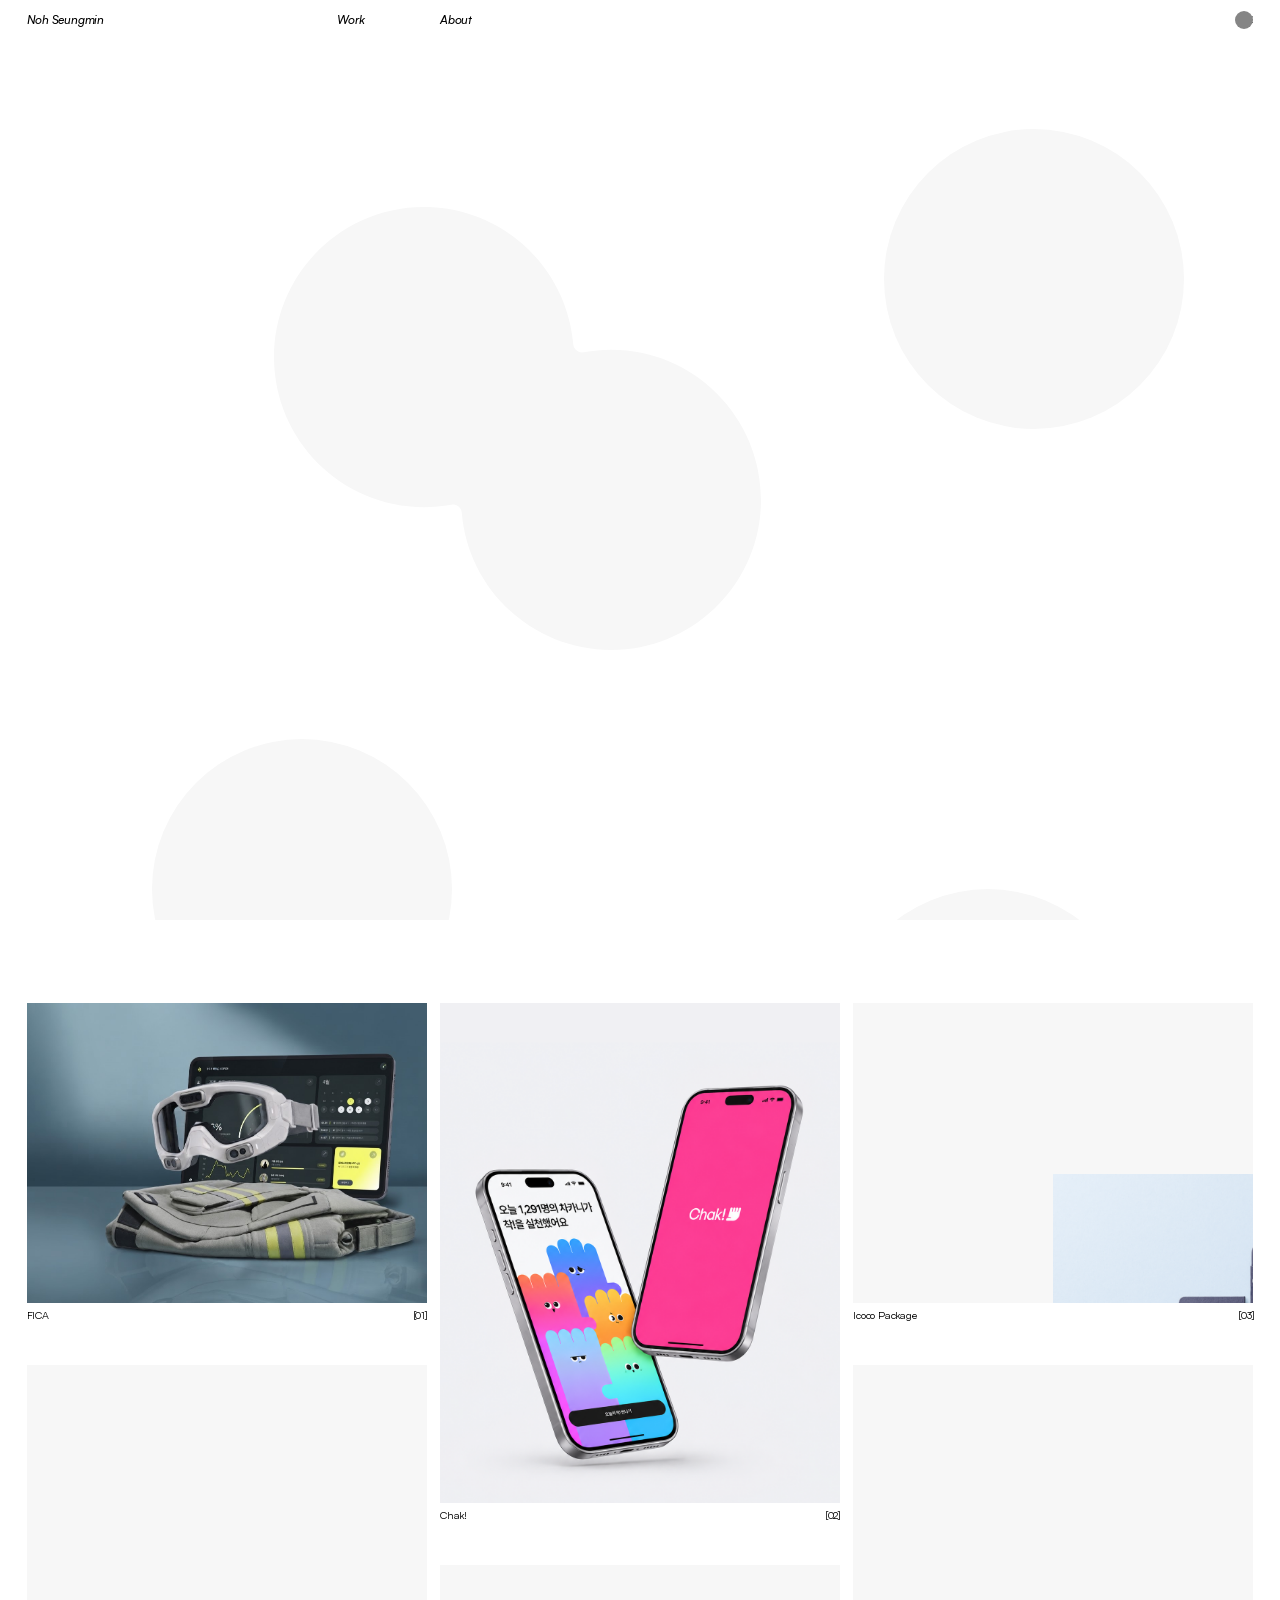
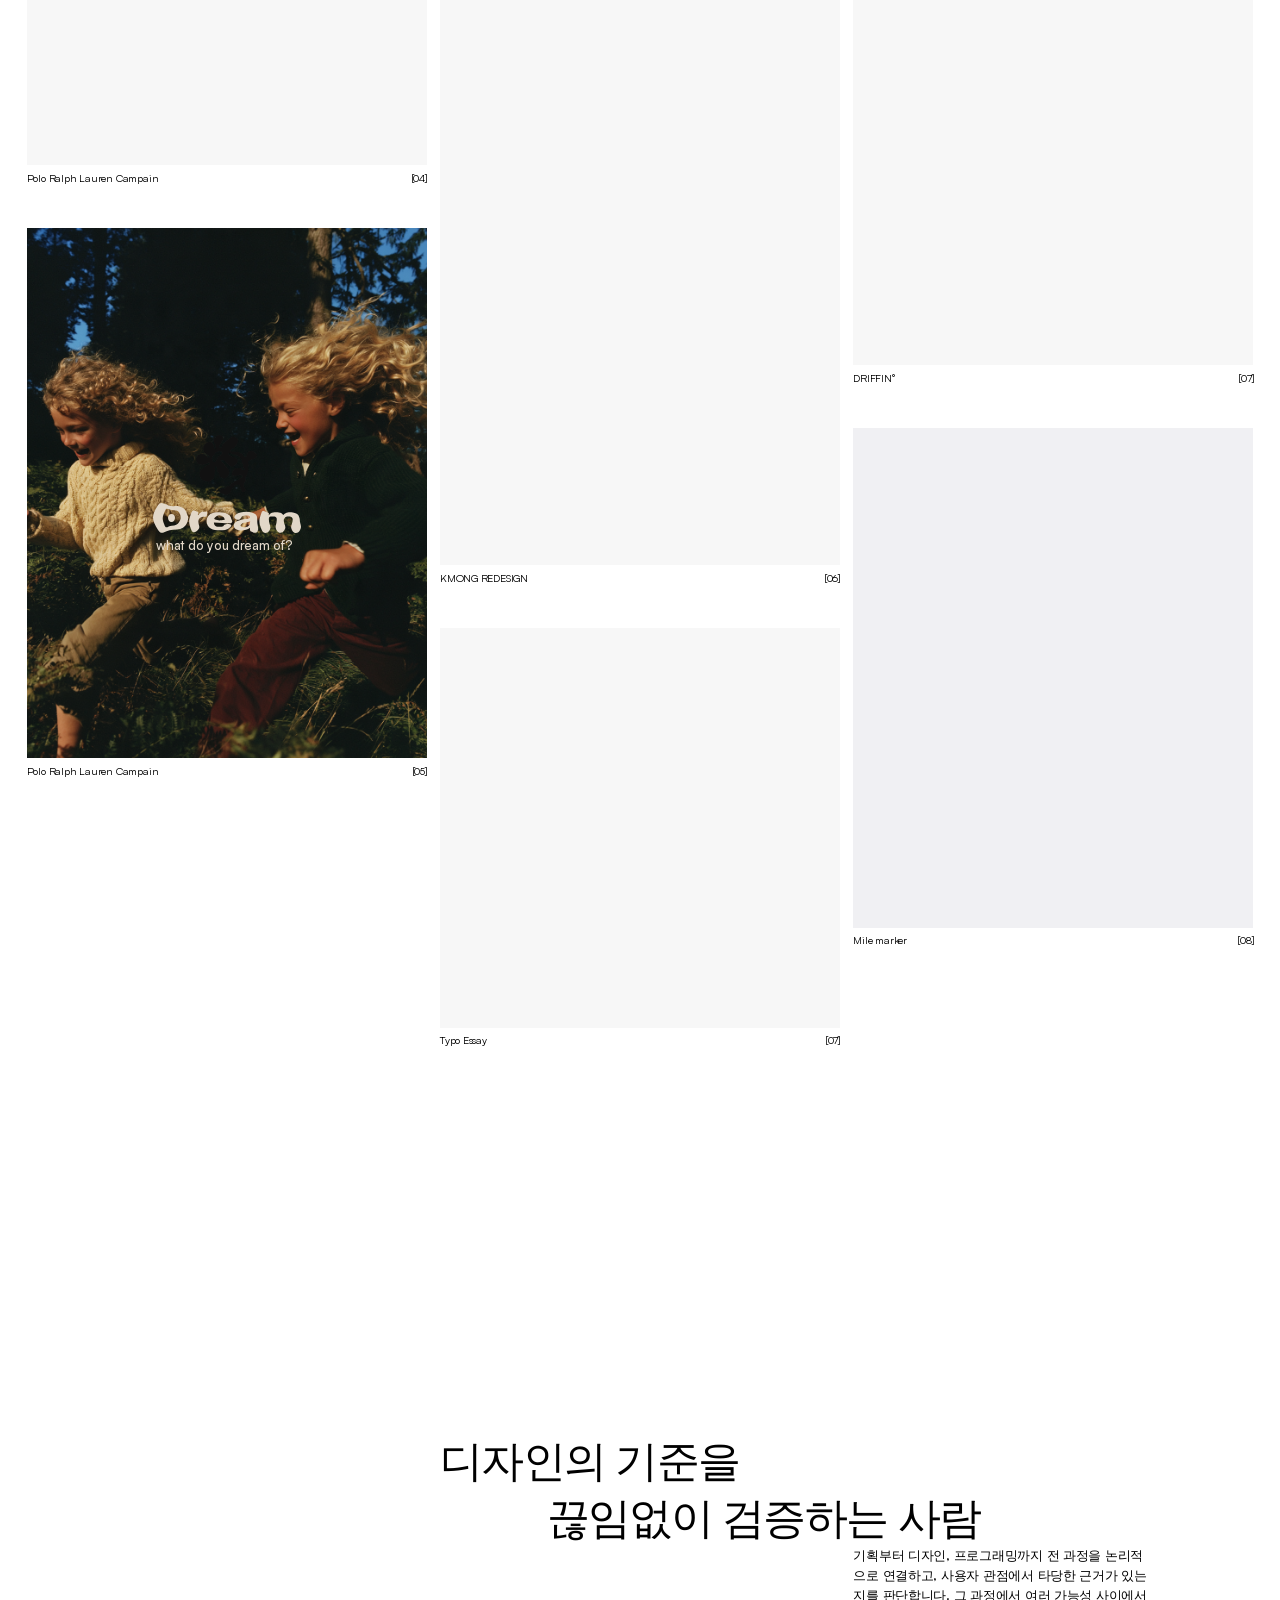
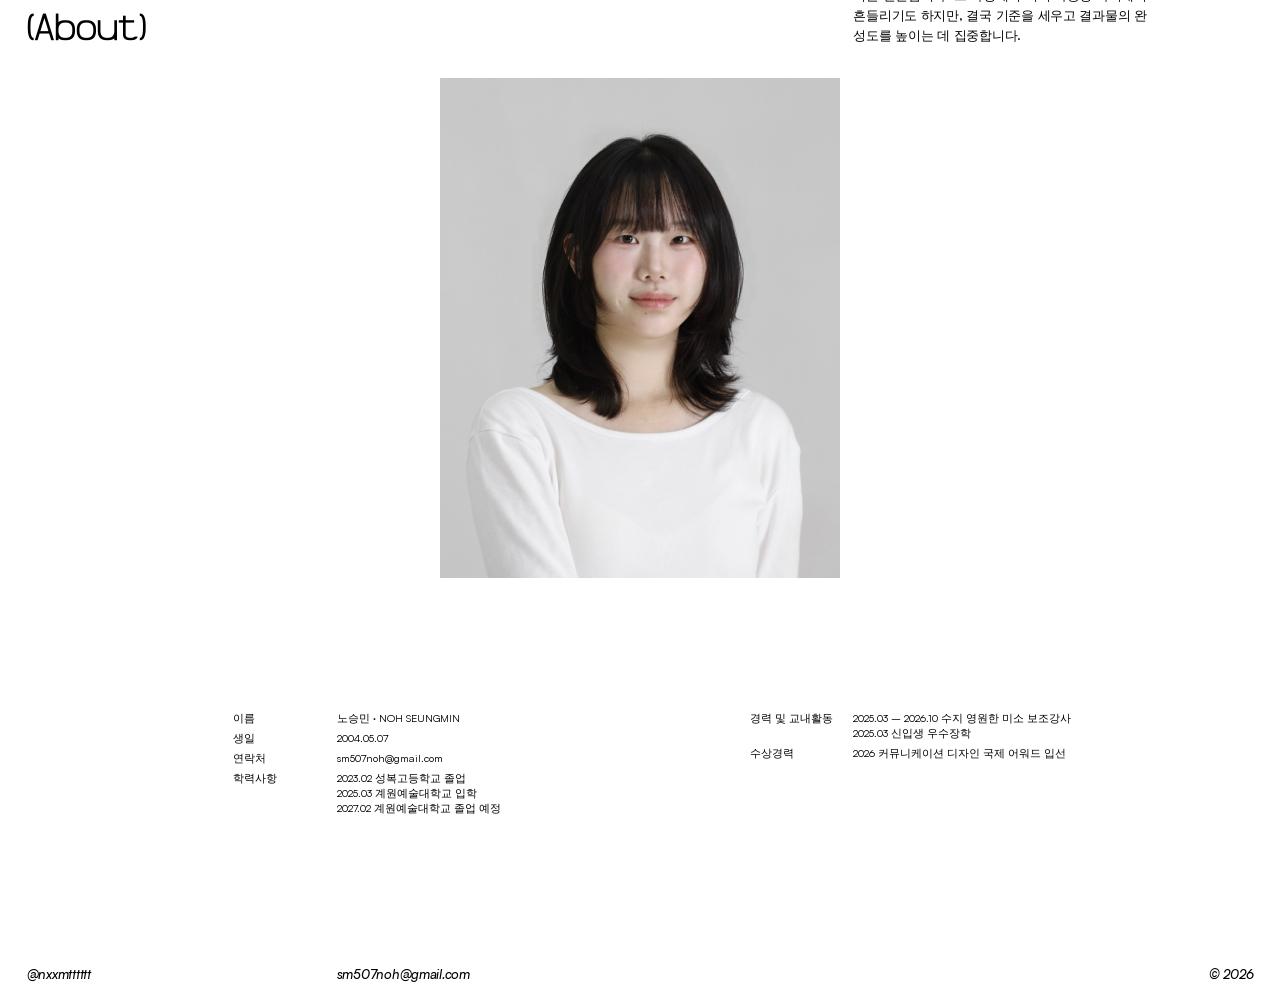
<file: index.html>
<!doctype html>
<html lang="ko" class="work-page">
<head>
  <meta charset="utf-8">
  <meta name="viewport" content="width=device-width,initial-scale=1">
  <meta name="description" content="노승민 디자인 포트폴리오">
  <title>Noh Seungmin — Portfolio</title>
  <link rel="stylesheet" href="style.css?v=header-mask-layer-2">
  <link rel="stylesheet" href="work.css?v=header-mask-layer-2">
  <script src="floating-circle-mask.js?v=rounder-cluster-96" defer></script>
  <script src="script.js?v=mask-blur-fixed-20261124" defer></script>
</head>
<body>
<header class="header">
  <a class="identity" href="#home">Noh Seungmin</a>
  <nav aria-label="포트폴리오"><a href="#work">Work</a><a href="#about">About</a></nav>
  <img class="work-menu-icon" src="assets/home/74cdf.svg" alt="" width="20" height="20">
  <button class="mask" type="button" aria-label="Mask" aria-pressed="false"></button>
</header>
<main>
  <section class="portfolio-home" id="home" aria-label="Home">
    <img class="home-shape home-shape-pair" src="assets/home/dabb4.svg" width="731" height="664" alt="">
    <img class="home-shape home-shape-right" src="assets/home/5b144.svg" width="450" height="450" alt="">
    <img class="home-shape home-shape-left" src="assets/home/7d46f.svg" width="450" height="450" alt="">
    <img class="home-shape home-shape-bottom" src="assets/home/7d46f.svg" width="450" height="450" alt="">
  </section>
  <section class="work-grid" id="work" aria-label="Work">
  <div class="work-column">
    <figure class="work-card">
      <div class="work-art work-fica"><img src="assets/home/76fbb.png" alt="FICA 소방관 전술 장비와 태블릿 UI"></div>
      <figcaption><span>FICA</span><span>[01]</span></figcaption>
    </figure>
    <figure class="work-card">
      <div class="work-art work-square"></div>
      <figcaption><span>Polo Ralph Lauren Campain</span><span>[04]</span></figcaption>
    </figure>
    <figure class="work-card">
      <div class="work-art work-polo">
        <img class="polo-photo" src="assets/home/40509.png" alt="숲에서 뛰어노는 두 아이">
        <img class="polo-emblem" src="assets/home/c7bca.png" alt="">
        <div class="polo-logotype">
          <img src="assets/home/0aee8.svg" alt="Dream">
          <img class="polo-vector" src="assets/home/54378.svg" alt="">
        </div>
        <p>what do you dream of?</p>
      </div>
      <figcaption><span>Polo Ralph Lauren Campain</span><span>[05]</span></figcaption>
    </figure>
  </div>
  <div class="work-column">
    <a class="work-link" href="chak.html">
      <figure class="work-card">
        <div class="work-art work-chak hero-image">
          <img src="assets/home/9e89e.png" alt="" width="1254" height="1254">
          </div>
        <figcaption><span>Chak!</span><span>[02]</span></figcaption>
      </figure>
    </a>
    <figure class="work-card">
      <div class="work-art work-tall"></div>
      <figcaption><span>KMONG REDESIGN</span><span>[06]</span></figcaption>
    </figure>
    <figure class="work-card">
      <div class="work-art work-square"></div>
      <figcaption><span>Typo Essay</span><span>[07]</span></figcaption>
    </figure>
  </div>
  <div class="work-column">
    <figure class="work-card">
      <div class="work-art work-icoco"><img src="assets/home/92f31.png" alt="Icoco 패키지 전개도"></div>
      <figcaption><span>Icoco Package</span><span>[03]</span></figcaption>
    </figure>
    <figure class="work-card">
      <div class="work-art work-tall"></div>
      <figcaption><span>DRIFFIN°</span><span>[07]</span></figcaption>
    </figure>
    <figure class="work-card">
      <div class="work-art work-chak"></div>
      <figcaption><span>Mile marker</span><span>[08]</span></figcaption>
    </figure>
  </div>
  </section>
  <section class="portfolio-about" id="about" aria-labelledby="about-title">
    <div class="about-intro">
      <h2 id="about-title" class="about-title">(About)</h2>
      <p class="about-statement">디자인의 기준을<br><span>끊임없이 검증하는 사람</span></p>
      <p class="about-description">기획부터 디자인, 프로그래밍까지 전 과정을 논리적으로 연결하고, 사용자 관점에서 타당한 근거가 있는지를 판단합니다. 그 과정에서 여러 가능성 사이에서 흔들리기도 하지만, 결국 기준을 세우고 결과물의 완성도를 높이는 데 집중합니다.</p>
      <img class="about-portrait" src="assets/home/portrait.jpg" width="600" height="750" alt="노승민 프로필 사진" loading="lazy">
    </div>
    <div class="about-profile">
      <dl>
        <div><dt>이름</dt><dd>노승민 · NOH SEUNGMIN</dd></div>
        <div><dt>생일</dt><dd>2004.05.07</dd></div>
        <div><dt>연락처</dt><dd><a href="mailto:sm507noh@gmail.com">sm507noh@gmail.com</a></dd></div>
        <div><dt>학력사항</dt><dd>2023.02 성복고등학교 졸업<br>2025.03 계원예술대학교 입학<br>2027.02 계원예술대학교 졸업 예정</dd></div>
      </dl>
      <dl>
        <div><dt>경력 및 교내활동</dt><dd>2025.03 – 2026.10 수지 영원한 미소 보조강사<br>2025.03 신입생 우수장학</dd></div>
        <div><dt>수상경력</dt><dd>2026 커뮤니케이션 디자인 국제 어워드 입선</dd></div>
      </dl>
    </div>
  </section>
</main>
<footer><a href="https://www.instagram.com/nxxmtttttt/">@nxxmtttttt</a><a href="mailto:sm507noh@gmail.com">sm507noh@gmail.com</a><span>© 2026</span></footer>
<div class="viewport-mask" aria-hidden="true"></div>
</body>
</html>
</file>
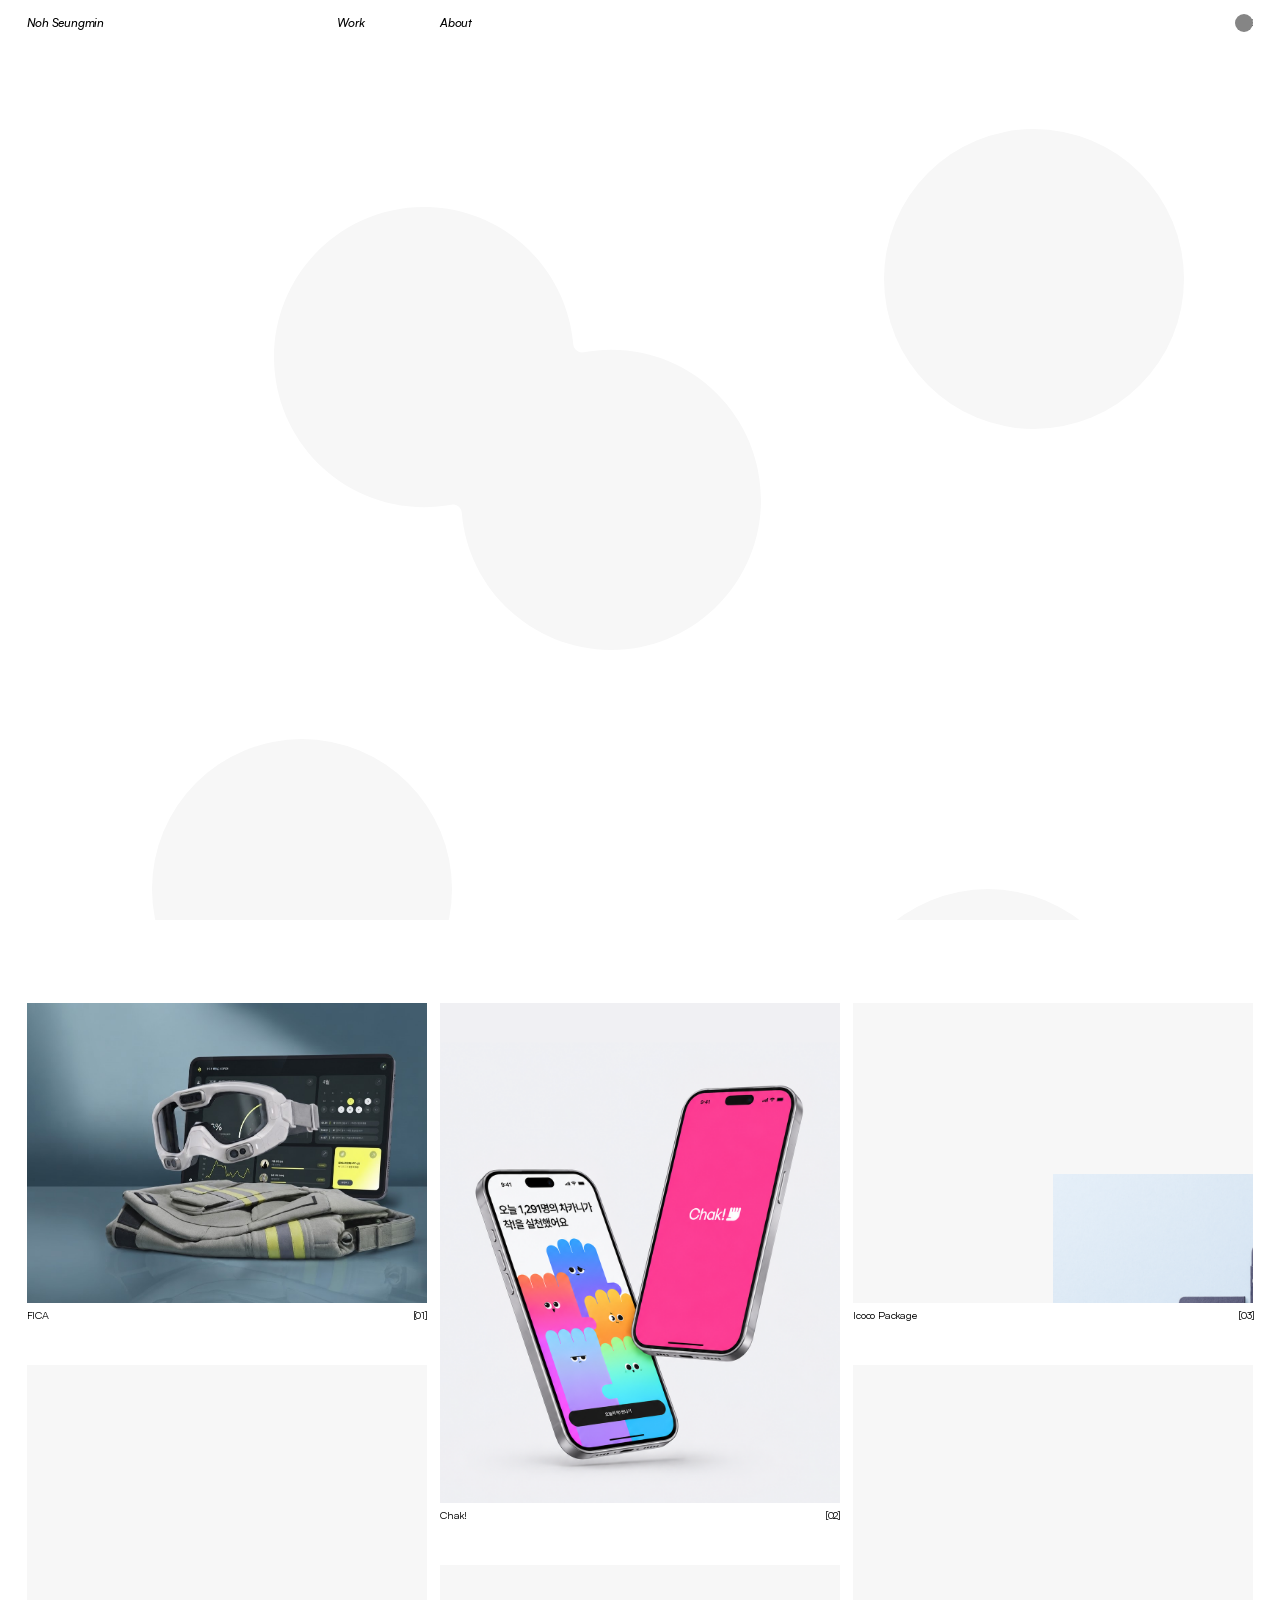
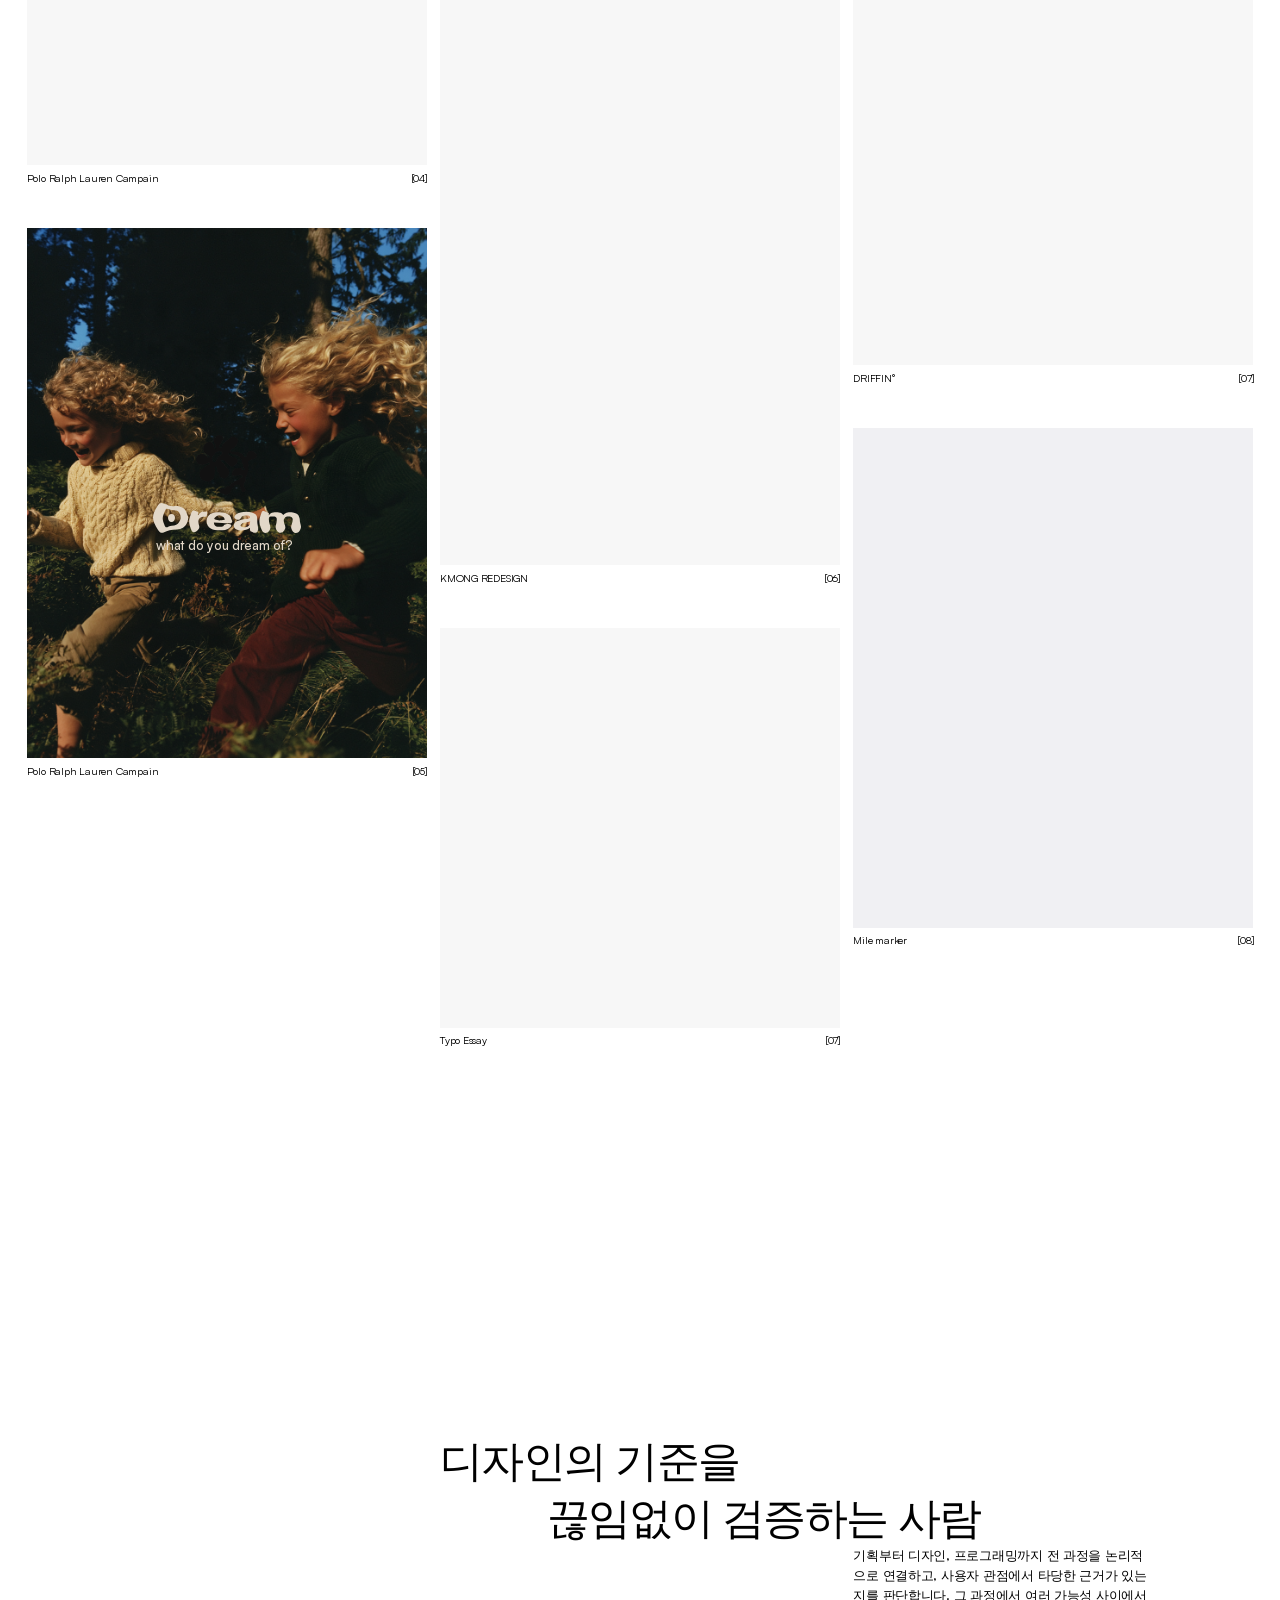
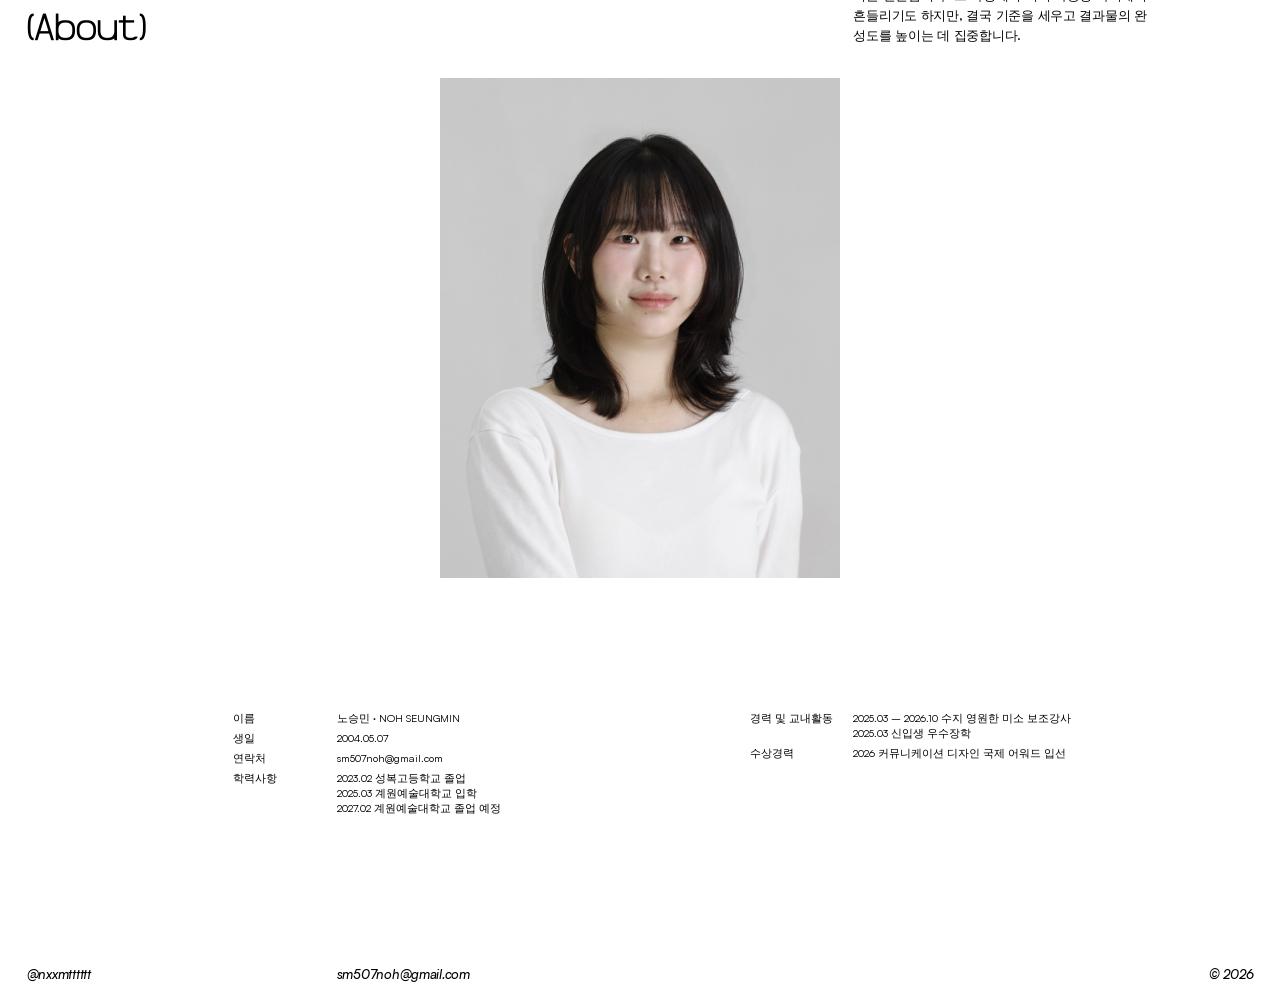
<file: about.html>
<!doctype html>
<html lang="ko">
<head>
  <meta charset="utf-8">
  <meta name="viewport" content="width=device-width,initial-scale=1">
  <meta http-equiv="refresh" content="0; url=./#about">
  <title>About — Noh Seungmin</title>
</head>
<body>
  <a href="./#about">About 섹션으로 이동</a>
</body>
</html>
</file>
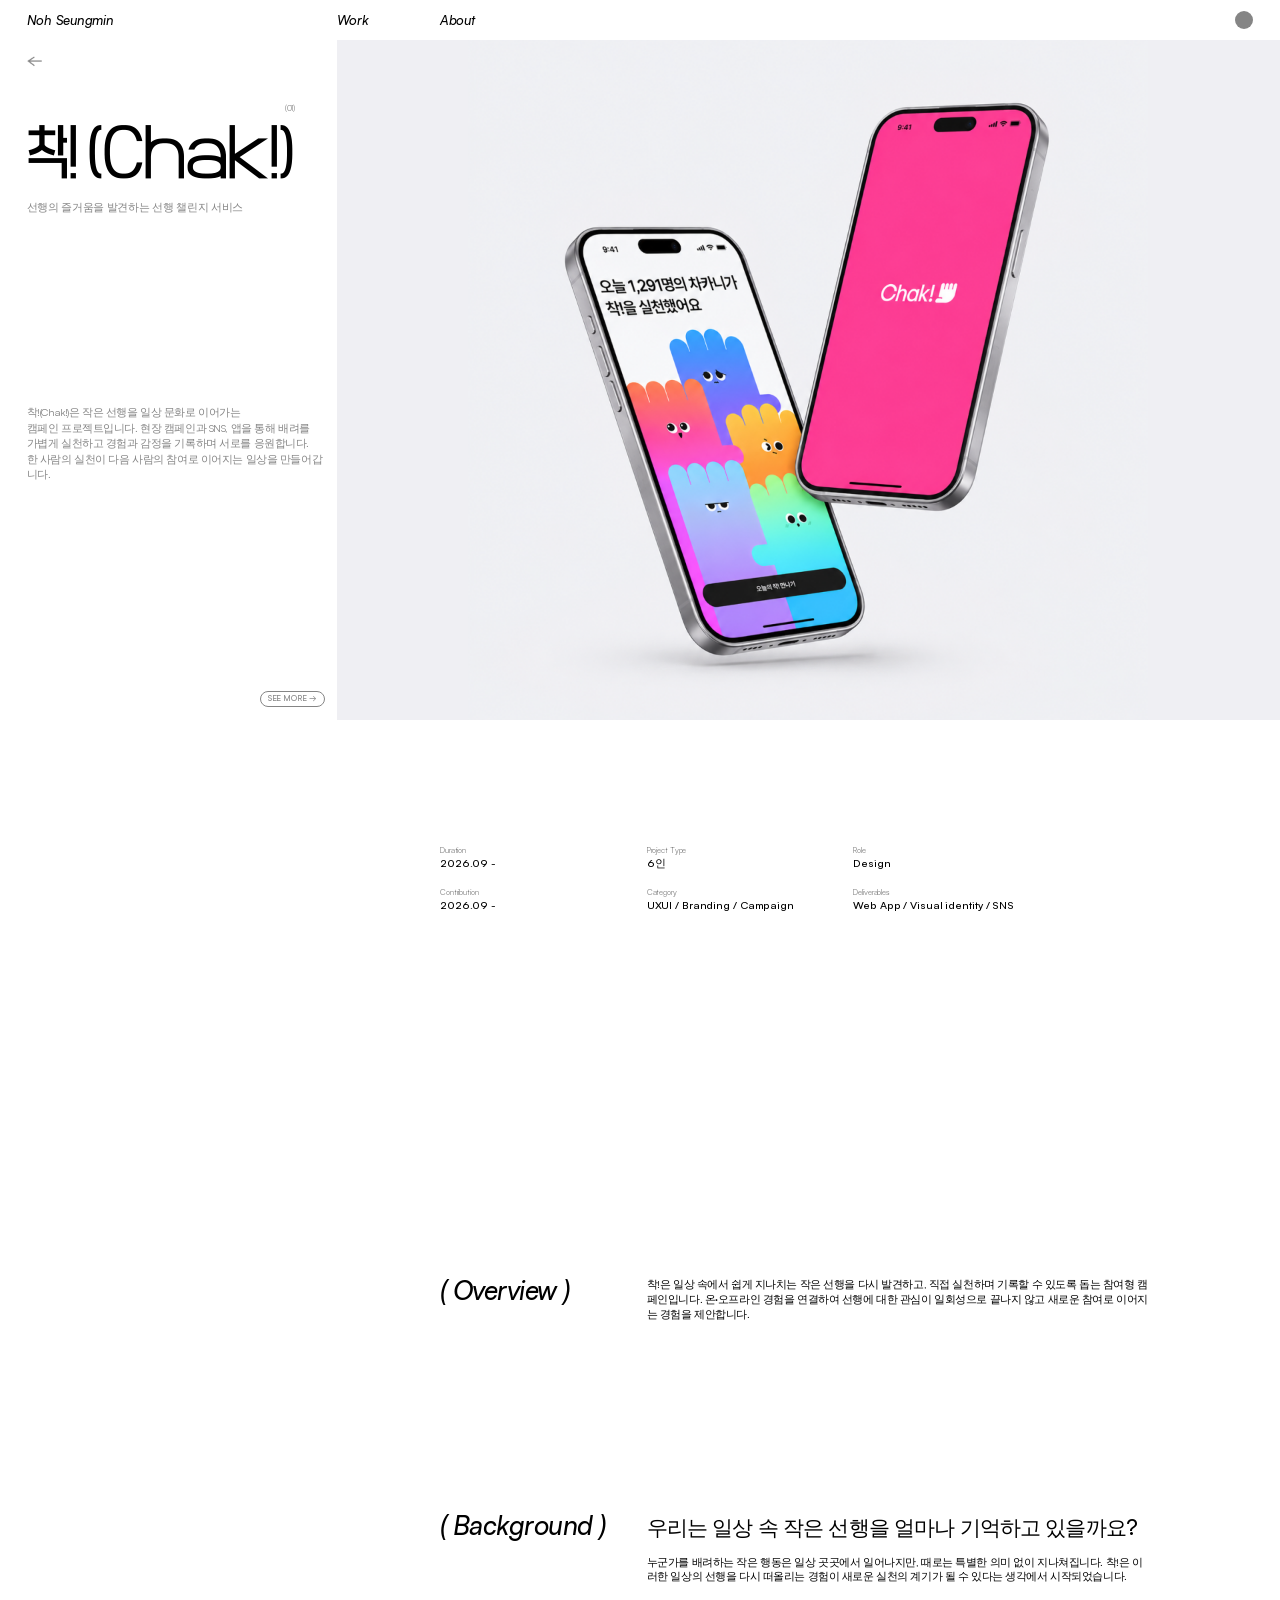
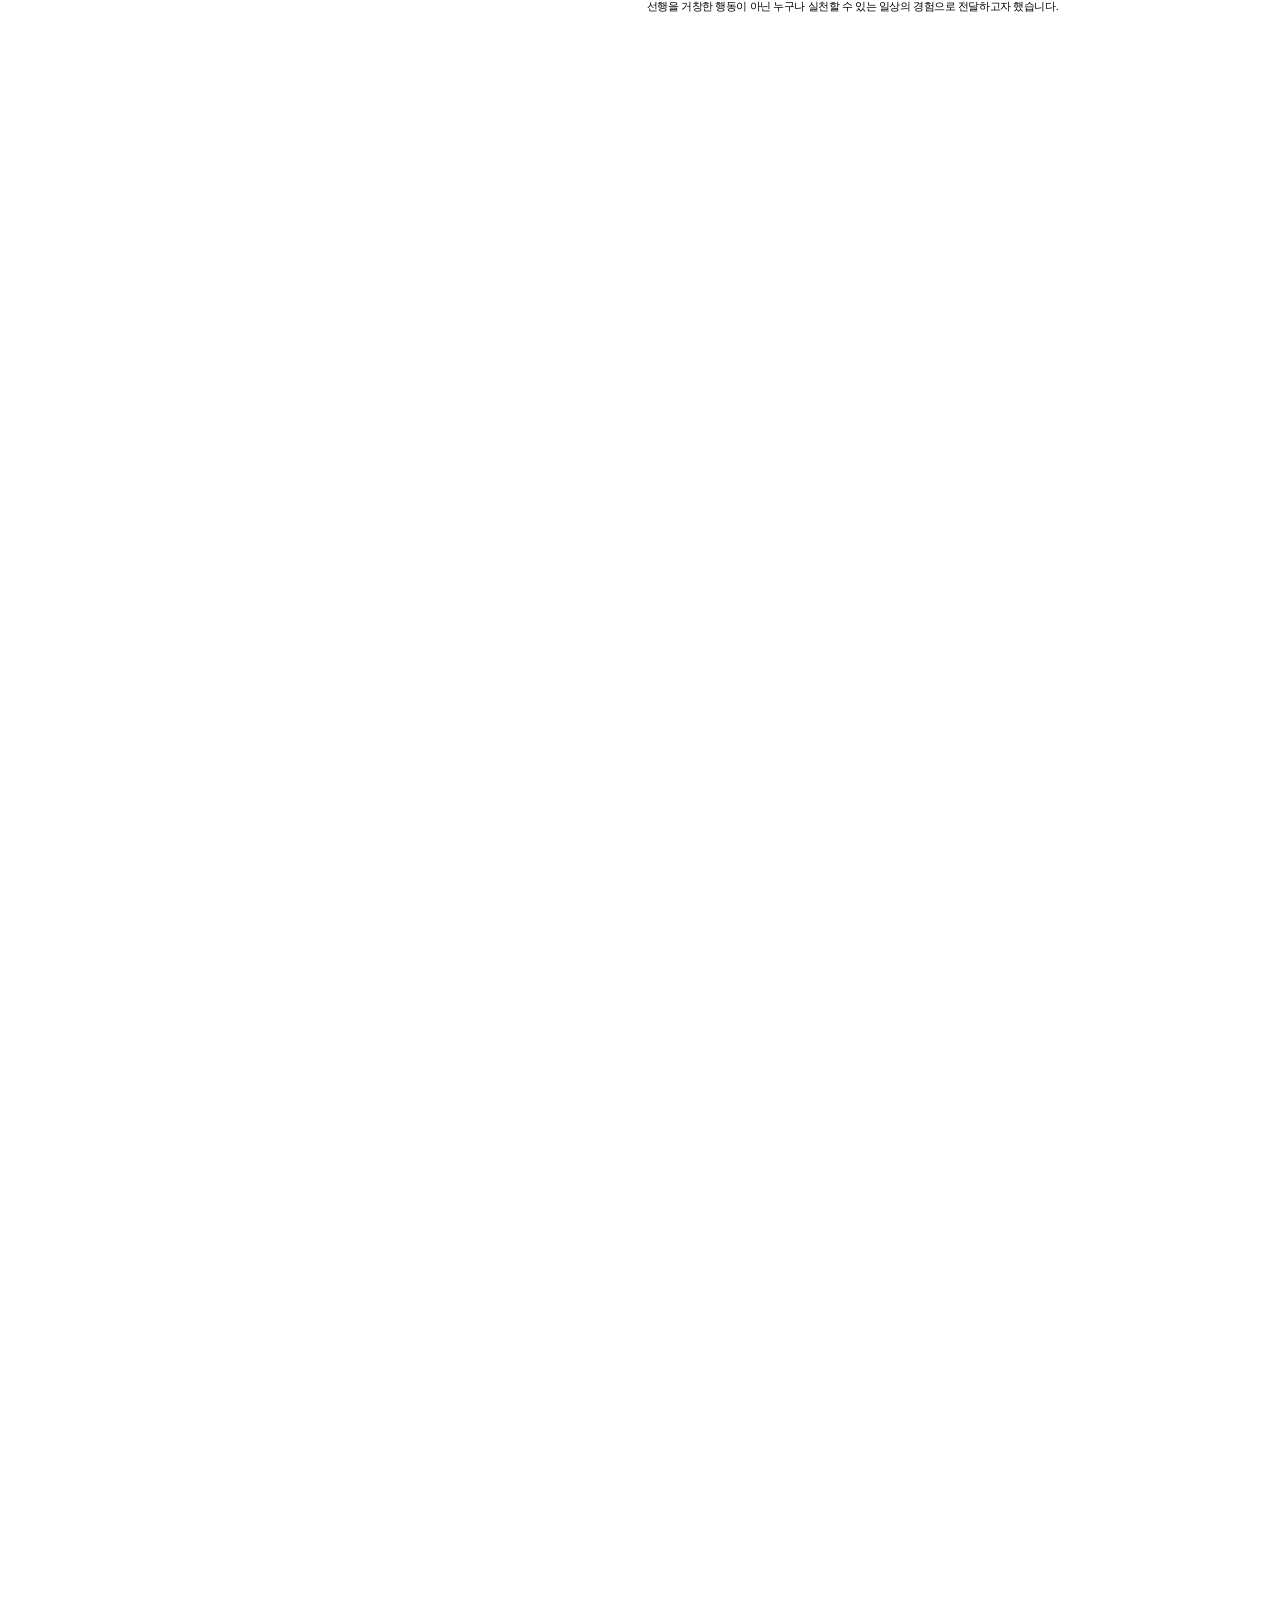
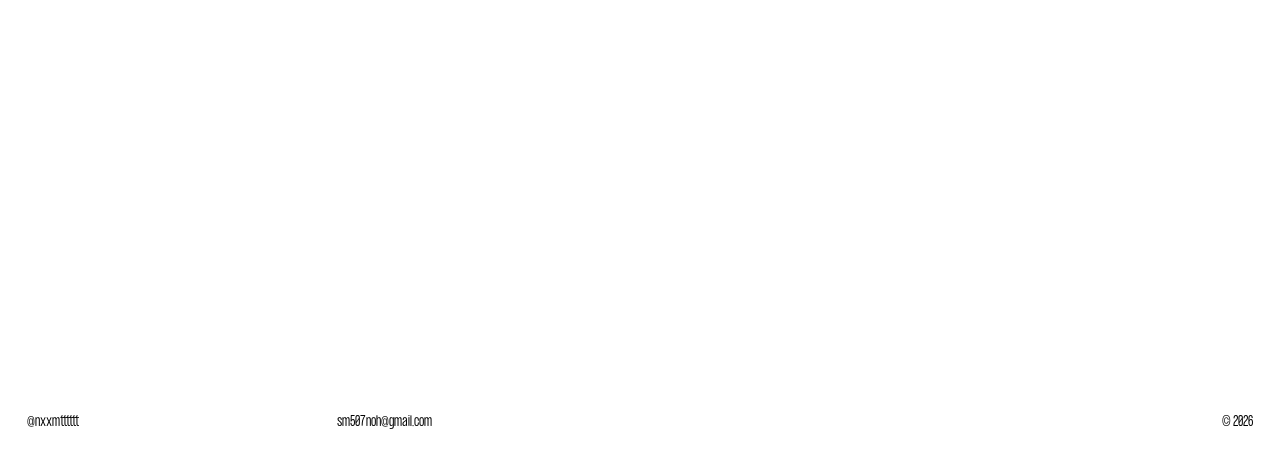
<file: chak.html>
<!doctype html>
<html lang="ko">
<head>
<meta charset="utf-8">
<meta name="viewport" content="width=device-width,initial-scale=1">
<meta name="description" content="노승민 포트폴리오 — 선행의 즐거움을 발견하는 선행 챌린지 서비스, 착!">
<title>착! (Chak!) — Noh Seungmin</title>
<link rel="stylesheet" href="style.css?v=header-mask-layer-2">
<script src="floating-circle-mask.js?v=rounder-cluster-96" defer></script>
<script src="script.js?v=mask-blur-fixed-20261124" defer></script>
</head>
<body>
<header class="header">
  <a class="identity" href="./">Noh Seungmin</a>
  <nav aria-label="포트폴리오"><a href="./#work">Work</a><a href="./#about">About</a></nav>
  <button class="mask" type="button" aria-label="Mask" aria-pressed="false"></button>
</header>
<main>
  <section class="hero" aria-labelledby="project-title">
    <div class="summary">
      <a class="back" href="./#work" aria-label="작업 목록으로"><img src="assets/back.png" width="24" height="24" alt=""></a>
      <div class="intro">
        <span class="index">(01)</span>
        <h1 id="project-title"><span>착!</span> <span>(Chak!)</span></h1>
        <p>선행의 즐거움을 발견하는 선행 챌린지 서비스</p>
      </div>
      <p class="summary-description">착!(Chak!)은 작은 선행을 일상 문화로 이어가는<br class="desktop-break">
        캠페인 프로젝트입니다. 현장 캠페인과 SNS, 앱을 통해 배려를<br class="desktop-break">
        가볍게 실천하고 경험과 감정을 기록하며 서로를 응원합니다.<br class="desktop-break">
        한 사람의 실천이 다음 사람의 참여로 이어지는 일상을 만들어갑니다.</p>
      <a class="more" href="https://story.chak.today">SEE MORE →</a>
    </div>
    <figure class="hero-image"><img src="assets/chak-hero.png" width="1020" height="1020" alt="착! 캠페인 웹앱의 시작 화면과 분홍색 스플래시 화면을 보여주는 두 대의 스마트폰"></figure>
  </section>
  <div class="details" id="frame-real">
    <dl class="meta">
        <div><dt>Duration</dt><dd>2026.09 -</dd></div>
        <div><dt>Project Type</dt><dd>6인</dd></div>
        <div><dt>Role</dt><dd>Design</dd></div>
        <div><dt>Contribution</dt><dd>2026.09 -</dd></div>
        <div><dt>Category</dt><dd>UXUI / Branding / Campaign</dd></div>
        <div><dt>Deliverables</dt><dd>Web App / Visual identity / SNS</dd></div>
    </dl>
    <section class="detail" id="overview">
      <h2>( Overview )</h2>
      <p>착!은 일상 속에서 쉽게 지나치는 작은 선행을 다시 발견하고, 직접 실천하며 기록할 수 있도록 돕는 참여형 캠페인입니다. 온·오프라인 경험을 연결하여 선행에 대한 관심이 일회성으로 끝나지 않고 새로운 참여로 이어지는 경험을 제안합니다.</p>
    </section>
    <section class="detail background">
      <h2>( Background )</h2>
      <div><h3>우리는 일상 속 작은 선행을 얼마나 기억하고 있을까요?</h3>
      <p>누군가를 배려하는 작은 행동은 일상 곳곳에서 일어나지만, 때로는 특별한 의미 없이 지나쳐집니다. 착!은 이러한 일상의 선행을 다시 떠올리는 경험이 새로운 실천의 계기가 될 수 있다는 생각에서 시작되었습니다.</p>
      <p>선행을 거창한 행동이 아닌 누구나 실천할 수 있는 일상의 경험으로 전달하고자 했습니다.</p></div>
    </section>
  </div>
</main>
<footer><a href="https://www.instagram.com/nxxmtttttt/">@nxxmtttttt</a><a href="mailto:sm507noh@gmail.com">sm507noh@gmail.com</a><span>© 2026</span></footer>
<div class="viewport-mask" aria-hidden="true"></div>
</body>
</html>
</file>
<file: style.css>
@font-face { font-family: Satoshi; src: url("assets/Satoshi-Variable.ttf") format("truetype"); font-weight: 300 900; font-display: swap; }
@font-face { font-family: Satoshi; src: url("assets/Satoshi-VariableItalic.ttf") format("truetype"); font-weight: 300 900; font-style: italic; font-display: swap; }
@font-face { font-family: Reatic; src: url("assets/REATIC-NarrowBold.otf") format("opentype"); font-weight: 700; font-display: swap; }
@font-face { font-family: Formula; src: url("assets/FormulaCondensed-Light.otf") format("opentype"); font-weight: 300; font-display: swap; }
:root { --u: calc(100vw / 1920); --muted: #858585; --gutter: calc(40 * var(--u)); --hero-start: calc(25vw + 25 * var(--u)); --header-height: calc(60 * var(--u)); --detail-start: calc(660 * var(--u)); }
* { box-sizing: border-box; }
html { scroll-behavior: smooth; scroll-snap-type: y mandatory; }
body { margin: 0; color: #000; background: #fff; font: calc(16 * var(--u))/1.38 Satoshi, "Apple SD Gothic Neo", sans-serif; }
a { color: inherit; text-decoration: none; }
button { font: inherit; }
figure, p, dl, dd, h1, h2, h3 { margin: 0; }
.header { position: fixed; z-index: 3; inset: 0 0 auto; height: var(--header-height); background: transparent; display: flex; align-items: center; justify-content: space-between; padding-inline: var(--gutter); font-size: calc(20 * var(--u)); font-style: italic; font-weight: 500; letter-spacing: -.02em; }
main { padding-top: var(--header-height); }
.header nav { position: absolute; left: var(--hero-start); display: grid; grid-template-columns: calc(155 * var(--u)) auto; }
.header-roll {
  display: inline-block;
  padding-inline: .1em;
  margin-inline: -.1em;
  overflow: hidden;
  vertical-align: top;
  white-space: pre;
}
.header-roll > span {
  display: inline-block;
  text-shadow: 0 1.38em currentColor;
  transition: transform 360ms cubic-bezier(.22, .61, .36, 1);
  transition-delay: calc(var(--letter-index) * 18ms);
}
@media (prefers-reduced-motion: no-preference) {
  .header a:focus-visible .header-roll > span { transform: translateY(-100%); }
}
@media (hover: hover) and (prefers-reduced-motion: no-preference) {
  .header a:hover .header-roll > span { transform: translateY(-100%); }
}
.mask { border: 0; padding: 0; background: #858585; border-radius: 50%; width: calc(28 * var(--u)); aspect-ratio: 1; cursor: pointer; }
.hero { display: grid; grid-template-columns: var(--hero-start) minmax(0, 1fr); height: calc(1020 * var(--u)); scroll-snap-align: start; scroll-margin-top: var(--header-height); }
.summary { position: fixed; z-index: 2; top: var(--header-height); left: 0; width: var(--hero-start); height: min(calc(1020 * var(--u)), calc(100dvh - var(--header-height))); padding-inline: var(--gutter); }
.back { position: absolute; top: calc(20 * var(--u)); left: var(--gutter); }
.back img { width: calc(24 * var(--u)); height: auto; display: block; }
.intro { position: absolute; top: calc(128 * var(--u)); left: var(--gutter); width: calc(403 * var(--u)); }
.index { display: block; position: absolute; top: calc(-33 * var(--u)); right: 0; letter-spacing: -.01em; color: var(--muted); font-size: calc(12 * var(--u)); }
h1 { display: flex; gap: calc(16 * var(--u)); align-items: center; font: 700 calc(80 * var(--u))/1 Reatic, "Apple SD Gothic Neo", sans-serif; white-space: nowrap; }
.intro p { margin-top: calc(32 * var(--u)); color: var(--muted); font-weight: 500; letter-spacing: -.03em; }
.summary-description { position: absolute; top: min(calc(548 * var(--u)), 58%); left: var(--gutter); width: calc(445 * var(--u)); color: var(--muted); line-height: 1.45; letter-spacing: -.04em; }
.meta { position: absolute; top: calc(188 * var(--u)); left: var(--detail-start); display: grid; grid-template-columns: repeat(3, calc(310 * var(--u))); row-gap: calc(24.36 * var(--u)); letter-spacing: -.01em; }
.meta dt { font-size: calc(12 * var(--u)); color: var(--muted); }
.meta dd { font-weight: 500; }
.more { position: absolute; bottom: calc(20 * var(--u)); left: calc(390 * var(--u)); white-space: nowrap; border: 1px solid var(--muted); border-radius: 999px; padding: calc(2 * var(--u)) calc(10 * var(--u)); font-size: calc(12 * var(--u)); font-weight: 500; letter-spacing: -.01em; color: var(--muted); }
.hero-image { grid-column: 2; position: relative; overflow: hidden; display: grid; place-items: center; background: #efeff3; }
.hero-image img { width: calc(1020 * var(--u)); height: calc(1020 * var(--u)); object-fit: cover; display: block; }
.viewport-mask {
  display: none;
  position: fixed;
  inset: 0;
  z-index: 2;
  pointer-events: none;
  background: rgba(0, 0, 0, 0.16);
  -webkit-backdrop-filter: blur(18px);
  backdrop-filter: blur(18px);
  mask-repeat: no-repeat;
  -webkit-mask-repeat: no-repeat;
  mask-size: 100% 100%;
  -webkit-mask-size: 100% 100%;
}
.mask-active .viewport-mask { display: block; }
html.mask-active .header {
  background: none !important;
  z-index: 4;
}
.mask[aria-pressed="true"] { background: #000000; }
.details { position: relative; min-height: max(100dvh, calc(4339 * var(--u))); padding-top: calc(836 * var(--u)); display: grid; grid-template-rows: calc(352 * var(--u)) auto; align-content: start; scroll-snap-align: start; scroll-snap-stop: always; }
.detail { display: grid; grid-template-columns: calc(310 * var(--u)) minmax(0, calc(755 * var(--u))); margin-left: var(--detail-start); scroll-margin-top: calc(var(--header-height) + 24px); }
.detail h2 { font-size: calc(40 * var(--u)); font-weight: 500; font-style: italic; line-height: 1; letter-spacing: -.02em; }
.detail p { letter-spacing: -.04em; }
.detail h3 { font-size: calc(32 * var(--u)); font-weight: 500; line-height: 1.38; letter-spacing: -.04em; margin-bottom: calc(19.84 * var(--u)); }
.detail p + p { margin-top: 1.38em; }
footer { height: calc(60 * var(--u)); display: grid; grid-template-columns: calc(465 * var(--u)) 1fr auto; padding-inline: var(--gutter); font: 300 calc(20 * var(--u))/1.38 Formula, sans-serif; scroll-snap-align: end; }
@media (max-width: 700px) {
  :root { --u: 1px; --gutter: 20px; --hero-start: 45%; --header-height: 56px; }
  body { font-size: 15px; }
  .header { font-size: 16px; }
  .header nav { display: flex; gap: 20px; }
  .mask { width: 22px; }
  .hero { display: flex; flex-direction: column; height: auto; }
  .summary { position: relative; inset: auto; z-index: auto; width: auto; height: auto; display: grid; gap: 24px; padding-top: 18px; padding-bottom: 20px; }
  .back, .intro, .index, .summary-description, .meta, .more { position: static; width: auto; }
  .index { text-align: right; }
  .desktop-break { display: none; }
  h1 { font-size: clamp(50px, 14vw, 80px); margin-top: 0; gap: 12px; }
  .intro p { margin-top: 12px; }
  .meta { margin-bottom: 80px; grid-template-columns: repeat(3, minmax(0, 1fr)); gap: 14px 8px; font-size: 14px; }
  .more { justify-self: end; }
  .hero-image img { width: 100%; height: auto; }
  .details { display: block; min-height: 100dvh; padding: 80px var(--gutter) 140px; }
  .detail { margin-left: 0; grid-template-columns: 1fr; gap: 20px; }
  .detail h2 { font-size: 32px; }
  .detail h3 { font-size: 27px; white-space: normal; margin-bottom: 16px; }
  .background { margin-top: 85px; }
  footer { height: auto; padding-bottom: 20px; grid-template-columns: auto 1fr auto; gap: 12px; font-size: 16px; }
}
@media (prefers-reduced-motion: reduce) { html { scroll-behavior: auto; } }
</file>
<file: work.css>
.work-page { scroll-snap-type: none; }

@media (min-width: 701px) {
  .work-page .header { font-size: calc(18 * var(--u)); }
}
.work-page .header .mask { position: relative; }
.work-menu-icon {
  position: absolute;
  right: var(--gutter);
  width: calc(20 * var(--u));
  height: calc(20 * var(--u));
  pointer-events: none;
}
.work-grid {
  display: grid;
  grid-template-columns: repeat(3, minmax(0, 1fr));
  gap: calc(20 * var(--u));
  padding: calc(124 * var(--u)) var(--gutter) calc(450 * var(--u));
}
.work-column { display: grid; align-content: start; gap: calc(64 * var(--u)); min-width: 0; }
.work-art { position: relative; overflow: hidden; aspect-ratio: 4 / 3; background: #f7f7f7; }
.work-art img { position: absolute; display: block; }
/* Scale after each image's existing crop and alignment transforms. */
.work-art > img:first-child {
  transform: scale(var(--thumbnail-scale, 1));
}

@media (prefers-reduced-motion: no-preference) {
  .work-art > img:first-child { transition: transform 300ms ease-out; }

  @media (any-hover: hover) {
    .work-art:not(.mask-active):hover > img:first-child { --thumbnail-scale: 1.06; }
  }

  .work-link:focus-visible .work-art:not(.mask-active) > img:first-child {
    --thumbnail-scale: 1.06;
  }
}

.work-square { aspect-ratio: 1; }
.work-tall { aspect-ratio: 2 / 3; }
.work-fica img { width: 100%; height: 100.67%; object-fit: cover; }
.work-chak { aspect-ratio: 4 / 5; background: #f0f0f3; }
.work-chak.hero-image img {
  width: 115%;
  height: auto;
  left: -7.5%;
  top: 54%;
  transform: translateY(-50%) scale(var(--thumbnail-scale, 1));
}
.work-icoco img {
  width: 149.43%;
  left: 50%;
  top: 57.25%;
  transform: translate(-50%, -50%) rotate(13.19deg) scale(var(--thumbnail-scale, 1));
}
.work-polo { aspect-ratio: 600 / 795.612; background: #fff; }
.polo-photo { inset: 0; width: 100%; height: 100%; object-fit: cover; }
.polo-emblem { left: 40.33%; top: 38.06%; width: 19.35%; height: 13.84%; object-fit: cover; }
.polo-logotype { position: absolute; left: 31.5%; top: 51.9%; width: 37%; }
.polo-logotype img { position: static; width: 100%; }
.polo-logotype .polo-vector { position: absolute; left: 10.48%; top: 38.09%; width: 4.76%; }
.work-polo p {
  position: absolute;
  top: 58.57%;
  right: 33.5%;
  color: #e2d7c8;
  font-size: calc(19.592 * var(--u));
  font-weight: 500;
  line-height: 1;
  letter-spacing: -.02em;
}
.work-card figcaption { display: flex; justify-content: space-between; gap: .5em; margin-top: calc(8 * var(--u)); line-height: calc(22 * var(--u)); letter-spacing: -.02em; }
.work-page footer { font-family: Satoshi, sans-serif; font-weight: 500; font-style: italic; letter-spacing: -.02em; }

@media (max-width: 700px) {
  .work-grid { grid-template-columns: 1fr; padding-top: 80px; padding-bottom: 96px; gap: 36px; }
  .work-column { display: contents; }
  .work-link { grid-row: 2; }
  .work-column:nth-child(3) > :first-child { grid-row: 3; }
  .work-polo p { font-size: clamp(12px, 3vw, 20px); }
}

.work-page main { padding-top: 0; }
.work-page:not(.mask-active) .header { background: #fff; }
.work-page.mask-active .header {
  background: none !important;
  box-shadow: none;
  backdrop-filter: none;
  -webkit-backdrop-filter: none;
}

.portfolio-home {
  position: relative;
  height: calc(1380 * var(--u));
  overflow: hidden;
}
.home-shape {
  position: absolute;
  display: block;
  height: auto;
  width: 23.4375%;
  pointer-events: none;
}
.home-shape-pair { left: 21.40625%; top: 22.54%; width: 38.073%; }
.home-shape-right { left: 69.0625%; top: 13.99%; }
.home-shape-left { left: 11.875%; top: 80.29%; }
.home-shape-bottom { left: 65.46875%; top: 96.59%; }

.portfolio-about {
  padding: calc(124 * var(--u)) var(--gutter) calc(224 * var(--u));
  scroll-margin-top: var(--header-height);
}
.about-intro {
  display: grid;
  grid-template-columns: repeat(3, minmax(0, 1fr));
  column-gap: calc(20 * var(--u));
  align-items: end;
}
.about-title { grid-column: 1; grid-row: 2; font: 700 calc(40 * var(--u))/1.38 Reatic, sans-serif; }
.about-statement {
  grid-column: 2 / -1;
  grid-row: 1;
  font-size: calc(64 * var(--u));
  font-weight: 500;
  line-height: 1.35;
  letter-spacing: -.04em;
}
.about-statement span { margin-inline-start: calc(160 * var(--u)); }
.about-description {
  grid-column: 3;
  grid-row: 2;
  max-width: calc(452 * var(--u));
  font: calc(20 * var(--u))/1.5 Satoshi, "Apple SD Gothic Neo", sans-serif;
  letter-spacing: -.02em;
}
.about-portrait {
  display: block;
  grid-column: 2;
  grid-row: 3;
  width: 100%;
  height: auto;
  margin-top: calc(48 * var(--u));
}
.about-profile {
  display: grid;
  grid-template-columns: repeat(2, minmax(0, 1fr));
  gap: calc(20 * var(--u));
  margin-top: calc(200 * var(--u));
  margin-left: calc(310 * var(--u));
}
.about-profile dl { display: grid; align-content: start; gap: .5em; }
.about-profile dl > div { display: grid; grid-template-columns: calc(155 * var(--u)) 1fr; }
.about-profile dd { overflow-wrap: anywhere; }
.about-profile dd a:hover { text-decoration: underline; }

@media (max-width: 700px) {
  .portfolio-home { height: max(72svh, 260px); }
  .home-shape-pair { left: 12%; top: 34%; width: 49%; }
  .home-shape-right { left: 65%; top: 23%; width: 30%; }
  .home-shape-left { top: 83%; width: 30%; }
  .portfolio-about { padding-block: 48px 96px; }
  .about-intro { grid-template-columns: minmax(0, 1fr); gap: 20px; }
  .about-intro > * { grid-column: auto; grid-row: auto; }
  .about-title { font-size: 30px; }
  .about-statement { font-size: clamp(26px, 6vw, 40px); }
  .about-statement span { margin-inline-start: 0; }
  .about-description { font-size: 16px; }
  .about-portrait { max-width: 420px; margin-top: 0; }
  .about-profile { grid-template-columns: 1fr; gap: 24px; margin: 56px 0 0; }
  .about-profile dl > div { grid-template-columns: minmax(64px, 26%) 1fr; gap: 12px; }
}
</file>
